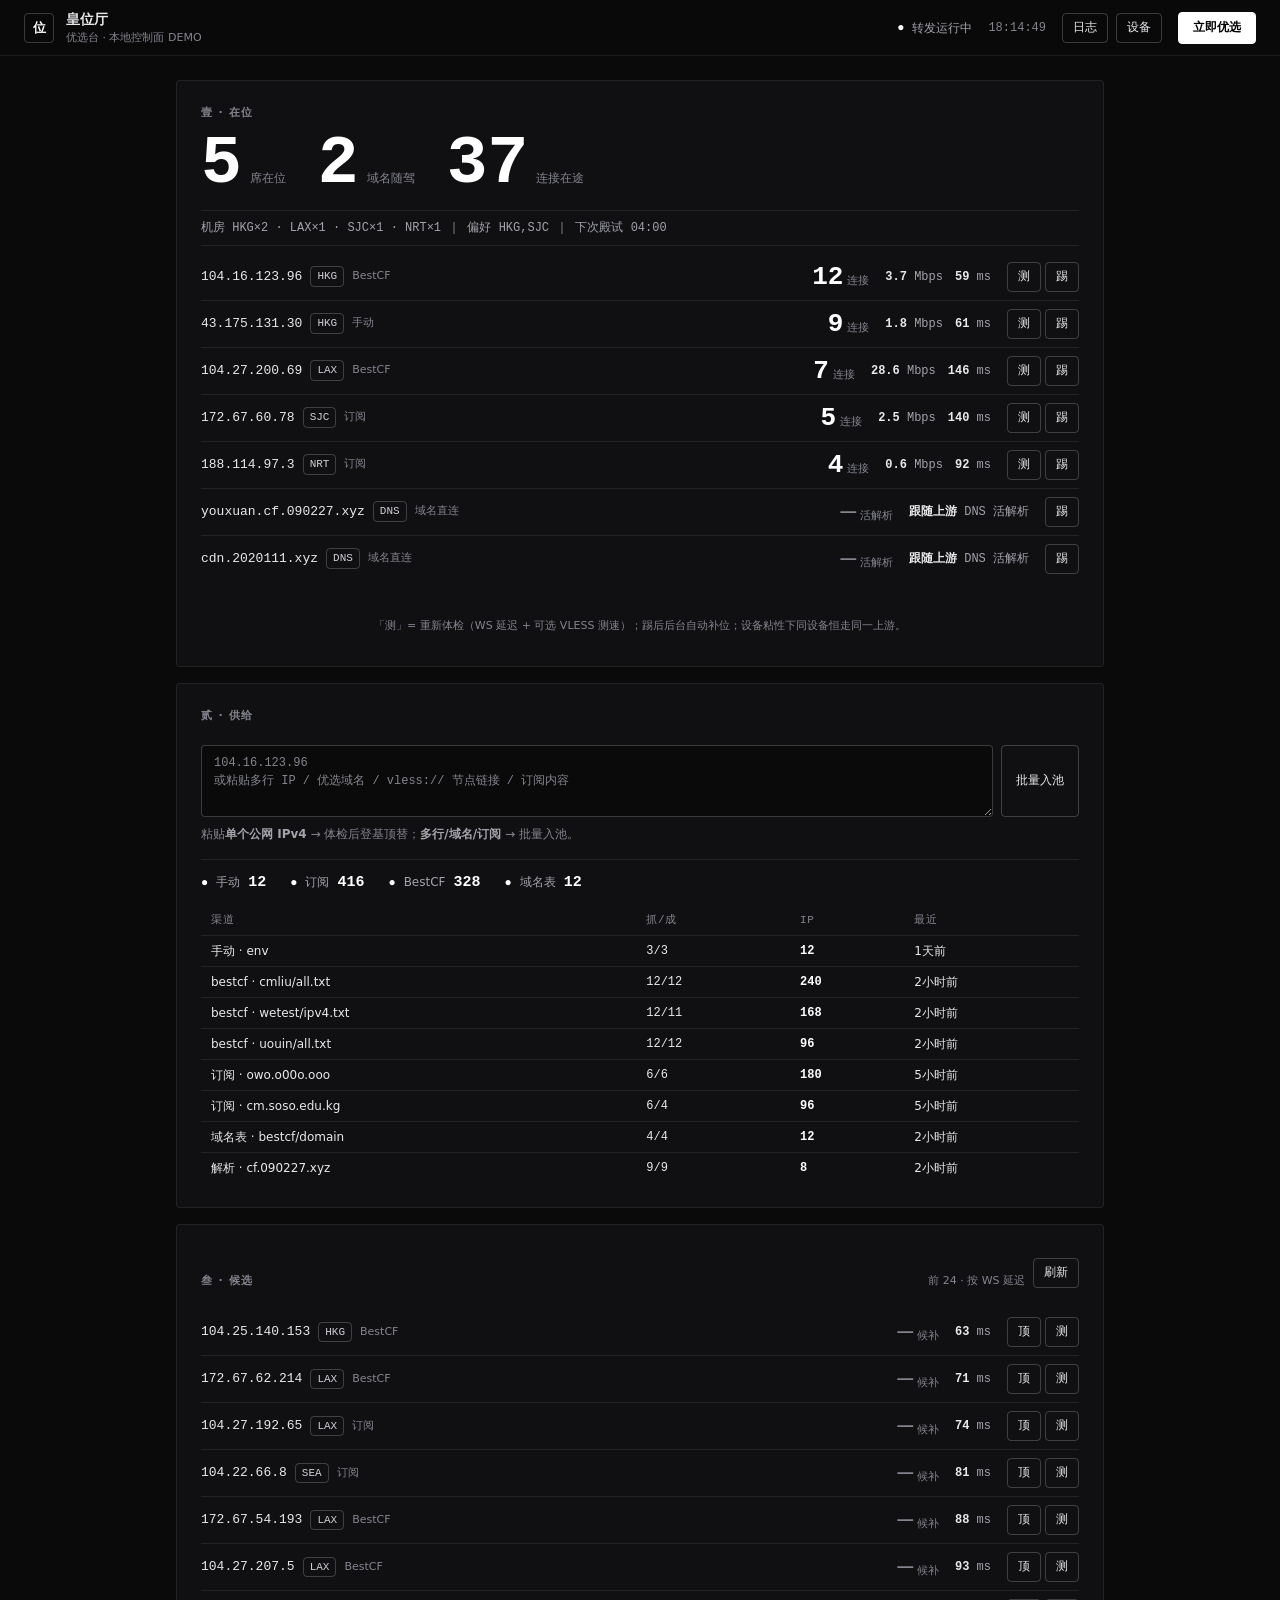
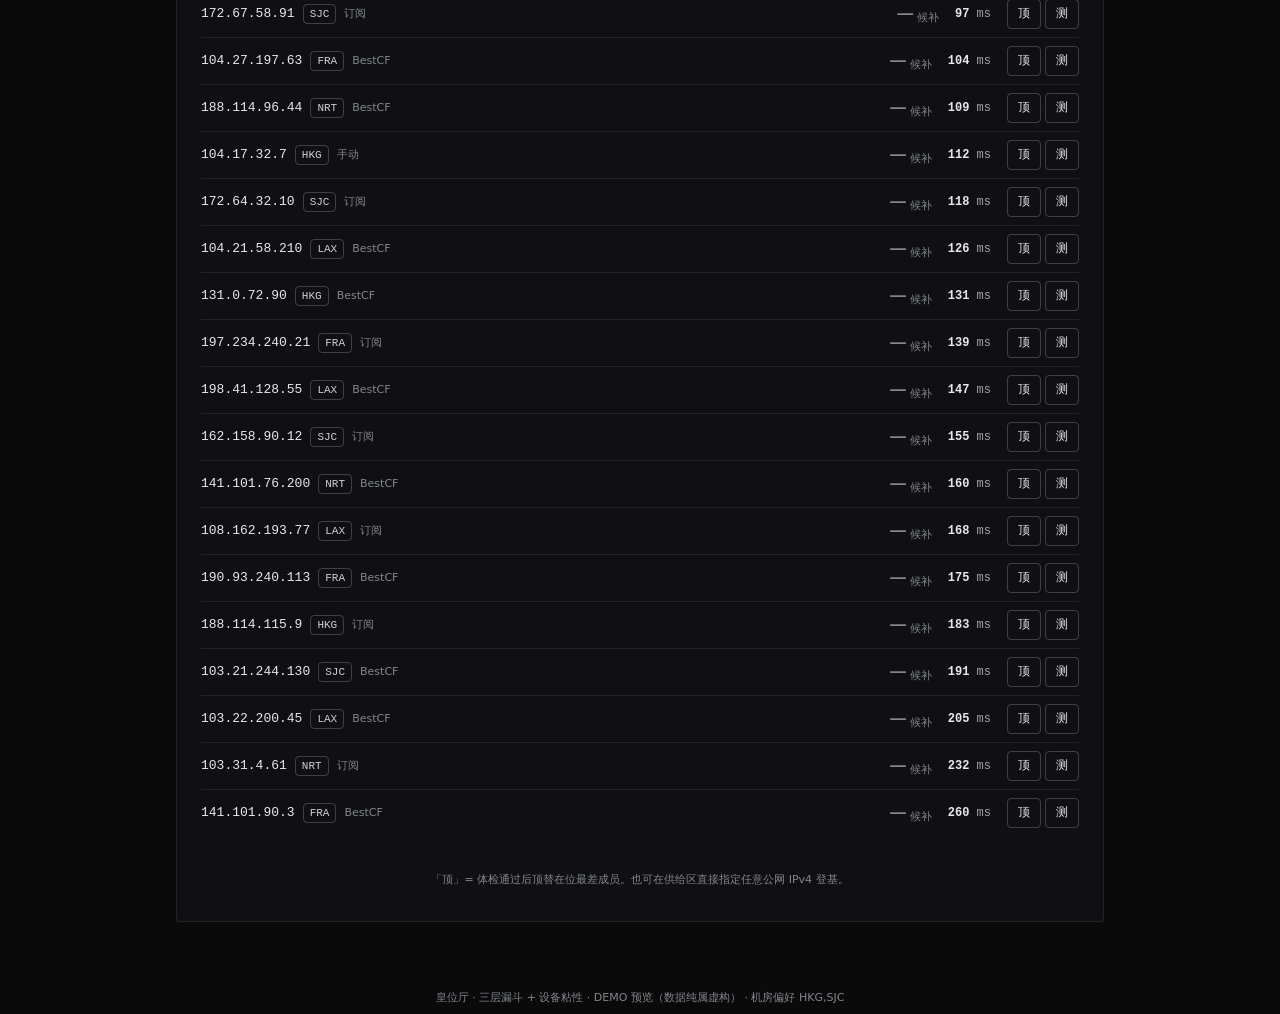
<file: docs/ui-demo/index.html>
<!doctype html>
<html lang="zh-CN">
<head>
<meta charset="utf-8">
<meta name="viewport" content="width=device-width, initial-scale=1">
<meta name="color-scheme" content="dark">
<title>皇位厅 · 优选台 DEMO</title>
<link rel="icon" href="data:,">
<style>
/* 御前黑白灰终端：除数据外无一处色彩。唯一响亮之物 = 在位行里呼吸的等宽连接数。 */
:root {
  color-scheme: dark;
  --bg: #0a0a0b;
  --surface: #101013;
  --surface-2: #16171b;
  --line: rgb(255 255 255 / .08);
  --line-strong: rgb(255 255 255 / .2);
  --text: #e9e9ec;
  --text-2: #a2a3ab;
  --text-3: #84858e;   /* 元标签/注脚下限：#101013 底上约 5:1，守 4.5 地板 */
  --bright: #fff;
  --radius: 4px;
  --font-mono: "Cascadia Code", "Cascadia Mono", Consolas, "SFMono-Regular", monospace;
  --font-sans: "Segoe UI", "Microsoft YaHei UI", system-ui, sans-serif;
  --s1: 4px; --s2: 8px; --s3: 12px; --s4: 16px; --s5: 24px; --s6: 32px;
  --ease: cubic-bezier(.2, 0, 0, 1);
  --t-fast: 120ms;
}
* { box-sizing: border-box; }
html { background: var(--bg); }
body {
  margin: 0; min-height: 100vh; color: var(--text);
  background: var(--bg);
  font-family: var(--font-sans); font-size: 13px; line-height: 1.5;
}
button, input, select, textarea { font: inherit; color: inherit; }
button { cursor: pointer; }
button:focus-visible, a:focus-visible, input:focus-visible, select:focus-visible, textarea:focus-visible {
  outline: 2px solid var(--bright); outline-offset: 2px;
}
::selection { background: var(--bright); color: #000; }
.mono { font-family: var(--font-mono); font-variant-numeric: tabular-nums; }

/* ---------- 顶栏 ---------- */
.topbar {
  position: sticky; top: 0; z-index: 10;
  display: flex; align-items: center; gap: var(--s4);
  min-height: 56px; padding: var(--s2) var(--s5);
  border-bottom: 1px solid var(--line);
  background: rgb(10 10 11 / .94);
}
.brand { display: flex; align-items: center; gap: var(--s3); margin-right: auto; min-width: 0; }
.brand-glyph {
  display: grid; place-items: center; flex: none;
  width: 30px; height: 30px; border: 1px solid var(--line-strong); border-radius: var(--radius);
  font: 700 13px var(--font-mono); color: var(--bright);
}
.brand strong { display: block; font-size: 14px; font-weight: 700; }
.brand small { display: block; color: var(--text-3); font-size: 11px; }
.top-status { display: flex; align-items: center; gap: var(--s2); font-size: 12px; color: var(--text-2); white-space: nowrap; }
.st { font-family: var(--font-mono); }
.st.ok { color: var(--bright); }
.st.idle { color: var(--text-3); }
.clock { font-family: var(--font-mono); color: var(--text-3); font-size: 12px; }

/* ---------- 按钮 ---------- */
.btn {
  border: 1px solid var(--line-strong); border-radius: var(--radius);
  background: transparent; color: var(--text);
  font-family: var(--font-mono); font-size: 12px;
  padding: 6px 14px; white-space: nowrap;
  transition: background var(--t-fast) var(--ease), color var(--t-fast) var(--ease);
}
.btn:hover { background: var(--bright); color: #000; border-color: var(--bright); }
.btn:disabled { opacity: .45; cursor: wait; }
.btn.primary { background: var(--bright); color: #000; border-color: var(--bright); font-weight: 700; }
.btn.primary:hover { background: transparent; color: var(--bright); }
.btn.mini { padding: 5px 10px; font-size: 12px; min-width: 32px; min-height: 30px; }
.rowbtn { display: flex; gap: var(--s1); }

/* ---------- 舞台 ---------- */
.stage { width: min(960px, 100%); margin: 0 auto; padding: var(--s5) var(--s4) var(--s6); display: grid; gap: var(--s4); }
.card {
  background: var(--surface); border: 1px solid var(--line); border-radius: var(--radius);
  padding: var(--s5);
}
.overline {
  margin: 0 0 var(--s2); color: var(--text-3);
  font-size: 11px; font-weight: 700; letter-spacing: .12em;
}
.head-row { display: flex; align-items: flex-end; justify-content: space-between; gap: var(--s3); margin-bottom: var(--s3); }
.head-row .actions { display: flex; gap: var(--s2); align-items: center; }

/* ---------- 御座：巨号数字摘要 ---------- */
.tally { display: flex; gap: var(--s6); margin: var(--s2) 0 var(--s3); flex-wrap: wrap; }
.tally .n {
  font-family: var(--font-mono); font-variant-numeric: tabular-nums;
  font-size: clamp(44px, 7vw, 68px); font-weight: 700; line-height: 1; color: var(--bright);
}
.tally .u { font-size: 12px; color: var(--text-3); margin-top: var(--s1); }
.tally > div { display: flex; align-items: baseline; gap: var(--s2); }
.cololine {
  display: flex; flex-wrap: wrap; gap: var(--s2) var(--s4);
  font-size: 12px; color: var(--text-2);
  border-top: 1px solid var(--line); border-bottom: 1px solid var(--line);
  padding: var(--s2) 0; margin-bottom: var(--s2);
}
.cololine b { color: var(--text); font-weight: 700; }

/* ---------- 在位行 ---------- */
.ip-row {
  display: grid; grid-template-columns: minmax(170px, 1.5fr) auto auto auto;
  gap: var(--s2) var(--s4); align-items: center;
  padding: var(--s2) 0; border-bottom: 1px solid var(--line);
}
.ip-row:last-child { border-bottom: 0; }
.ip-main { display: flex; align-items: center; gap: var(--s2); min-width: 0; flex-wrap: wrap; }
.ip-addr { font-family: var(--font-mono); font-size: 13px; color: var(--text); }
.chip {
  font-family: var(--font-mono); font-size: 11px; color: var(--bright-dim, #cfcfd6);
  color: #cfcfd6; border: 1px solid var(--line-strong); border-radius: var(--radius);
  padding: 1px 6px; white-space: nowrap;
}
.src { font-size: 11px; color: var(--text-3); white-space: nowrap; }
.ip-conn { display: flex; align-items: baseline; gap: var(--s1); min-width: 86px; justify-content: flex-end; }
.ip-conn .n {
  font-family: var(--font-mono); font-variant-numeric: tabular-nums;
  font-size: 26px; font-weight: 700; line-height: 1;
}
.ip-conn.live .n { color: var(--bright); animation: breathe 3.2s ease-in-out infinite; }
.ip-conn.quiet .n { color: var(--text-3); font-weight: 400; }
.ip-conn .u { font-size: 11px; color: var(--text-3); }
@keyframes breathe { 0%, 100% { opacity: 1; } 50% { opacity: .45; } }
.ip-score { display: flex; gap: var(--s3); justify-content: flex-end; }
.score-item { font-family: var(--font-mono); font-size: 12px; color: var(--text-2); white-space: nowrap; }
.score-item b { color: var(--text); font-weight: 700; }
.foot { margin: var(--s3) 0 0; font-size: 12px; color: var(--text-3); }

/* ---------- 供给 ---------- */
.supply-row { display: grid; grid-template-columns: 1fr auto; gap: var(--s2); align-items: stretch; }
textarea {
  width: 100%; min-height: 68px; resize: vertical;
  background: var(--bg); border: 1px solid var(--line-strong); border-radius: var(--radius);
  font-family: var(--font-mono); font-size: 12px; color: var(--text);
  padding: var(--s2) var(--s3);
}
textarea::placeholder { color: var(--text-3); }
.hintline { margin: var(--s2) 0 0; font-size: 12px; color: var(--text-3); }
.hintline b { color: var(--text-2); }
.beacons { display: flex; flex-wrap: wrap; gap: var(--s2) var(--s5); margin-top: var(--s4); padding-top: var(--s3); border-top: 1px solid var(--line); }
.beacon { display: flex; align-items: baseline; gap: var(--s2); font-size: 12px; color: var(--text-2); }
.beacon b { font-family: var(--font-mono); font-size: 15px; color: var(--bright); font-weight: 700; }

/* ---------- 健康小表 / 设备表 ---------- */
.table-wrap { overflow-x: auto; margin-top: var(--s3); }
table { width: 100%; border-collapse: collapse; font-size: 12px; }
th, td { text-align: left; padding: 6px 10px; border-bottom: 1px solid var(--line); white-space: nowrap; }
th { color: var(--text-3); font-weight: 400; font-size: 11px; letter-spacing: .06em; }
td.mono, th.mono { font-family: var(--font-mono); font-variant-numeric: tabular-nums; }
td.hl { color: var(--bright); font-weight: 700; }
tr:last-child td { border-bottom: 0; }

/* ---------- 日志终端 ---------- */
.term {
  margin: var(--s2) 0 0; padding: var(--s3);
  background: var(--bg); border: 1px solid var(--line); border-radius: var(--radius);
  font-family: var(--font-mono); font-size: 12px; line-height: 1.65; color: var(--text-2);
  max-height: 300px; overflow: auto; white-space: pre-wrap; word-break: break-all;
}
.term .k { color: var(--bright); }
.log-toolbar { display: flex; gap: var(--s2); align-items: center; flex-wrap: wrap; }
select, input[type="search"] {
  background: var(--bg); border: 1px solid var(--line-strong); border-radius: var(--radius);
  padding: 5px 10px; font-size: 12px;
}
.toggle { display: flex; align-items: center; gap: var(--s1); font-size: 12px; color: var(--text-2); }
.toggle input { accent-color: #fff; }

/* ---------- 抽屉 / 页脚 / toast ---------- */
.drawerbar { display: flex; gap: var(--s2); }
[hidden] { display: none !important; }
.foot { text-align: center; color: var(--text-3); font-size: 11px; padding: var(--s5) 0 var(--s2); }
.toast {
  position: fixed; left: 50%; bottom: 28px; transform: translateX(-50%) translateY(8px);
  background: var(--surface-2); border: 1px solid var(--line-strong); border-radius: var(--radius);
  color: var(--text); font-family: var(--font-mono); font-size: 12px;
  padding: 8px 16px; max-width: min(90vw, 640px);
  opacity: 0; pointer-events: none; transition: opacity var(--t-fast) var(--ease), transform var(--t-fast) var(--ease);
  z-index: 50;
}
.toast.show { opacity: 1; transform: translateX(-50%) translateY(0); }

@media (max-width: 560px) {
  .topbar { padding: var(--s2) var(--s3); gap: var(--s2) var(--s3); }
  .brand small { display: none; }   /* 窄屏藏副题，防碎字 */
  .clock { display: none; }
  /* 窄屏顶栏两行网格：品牌+主按钮居上，状态+抽屉居下 */
  .topbar { display: grid; grid-template-columns: 1fr auto; row-gap: var(--s2); }
  .brand { grid-column: 1; grid-row: 1; }
  #optimizeBtn { grid-column: 2; grid-row: 1; }
  .top-status { grid-column: 1; grid-row: 2; }
  .drawerbar { grid-column: 2; grid-row: 2; justify-self: end; }
  .stage { padding: var(--s3) var(--s3) var(--s5); }
  .card { padding: var(--s4); }
  .ip-row { grid-template-columns: 1fr; gap: var(--s1); padding: var(--s3) 0; }
  .ip-conn, .ip-score { justify-content: flex-start; }
  .rowbtn .btn { padding: 8px 16px; }   /* 拇指区：行内动作触击面提到 ~36px */
  .supply-row { grid-template-columns: 1fr; }
  .supply-row .btn { justify-self: end; }
}
@media (prefers-reduced-motion: reduce) {
  .ip-conn.live .n { animation: none; }
  .toast { transition: none; }
}
</style>
</head>
<body>

<header class="topbar">
  <div class="brand">
    <span class="brand-glyph" aria-hidden="true">位</span>
    <div><strong>皇位厅</strong><small>优选台 · 本地控制面 DEMO</small></div>
  </div>
  <div class="top-status"><span class="st ok">●</span><span>转发运行中</span></div>
  <span class="clock mono" id="clock">--:--:--</span>
  <div class="drawerbar">
    <button class="btn mini" id="logToggle" type="button">日志</button>
    <button class="btn mini" id="lanToggle" type="button">设备</button>
  </div>
  <button class="btn primary" id="optimizeBtn" type="button"><span id="optimizeLabel">立即优选</span></button>
</header>

<main class="stage">

  <!-- 壹 · 在位 -->
  <section class="card" aria-label="在位">
    <p class="overline">壹 · 在位</p>
    <div class="tally" aria-live="polite">
      <div><span class="n mono" id="tallyPool">5</span><span class="u">席在位</span></div>
      <div><span class="n mono" id="tallyDom">2</span><span class="u">域名随驾</span></div>
      <div><span class="n mono" id="tallyConn">37</span><span class="u">连接在途</span></div>
    </div>
    <div class="cololine mono" id="coloLine"></div>
    <div id="throneRows"></div>
    <p class="foot">「测」= 重新体检（WS 延迟 + 可选 VLESS 测速）；踢后后台自动补位；设备粘性下同设备恒走同一上游。</p>
  </section>

  <!-- 贰 · 供给 -->
  <section class="card" aria-label="供给">
    <div class="head-row">
      <p class="overline">贰 · 供给</p>
    </div>
    <div class="supply-row">
      <textarea id="supplyInput" rows="3" placeholder="104.16.123.96&#10;或粘贴多行 IP / 优选域名 / vless:// 节点链接 / 订阅内容"></textarea>
      <button class="btn" id="supplyBtn" type="button">批量入池</button>
    </div>
    <p class="hintline" id="supplyHint">粘贴<b>单个公网 IPv4</b> → 体检后登基顶替；<b>多行/域名/订阅</b> → 批量入池。</p>
    <div class="beacons" id="beacons"></div>
    <div class="table-wrap"><table aria-label="渠道健康">
      <thead><tr><th>渠道</th><th class="mono">抓/成</th><th class="mono">IP</th><th>最近</th></tr></thead>
      <tbody id="healthBody"></tbody>
    </table></div>
  </section>

  <!-- 叁 · 候选 -->
  <section class="card" aria-label="候选">
    <div class="head-row">
      <p class="overline">叁 · 候选</p>
      <div class="actions"><span class="foot" style="margin:0">前 24 · 按 WS 延迟</span><button class="btn mini" id="benchRefresh" type="button">刷新</button></div>
    </div>
    <div id="benchRows"></div>
    <p class="foot">「顶」= 体检通过后顶替在位最差成员。也可在供给区直接指定任意公网 IPv4 登基。</p>
  </section>

  <!-- 肆 · 日志（抽屉） -->
  <section class="card" id="drawerLog" aria-label="日志" hidden>
    <p class="overline">肆 · 日志</p>
    <div class="log-toolbar">
      <select aria-label="日志进程"><option>CFnat</option><option>CFdata</option></select>
      <input id="logQuery" type="search" placeholder="筛选" aria-label="筛选日志">
      <label class="toggle"><input type="checkbox" checked>跟随</label>
      <button class="btn mini" id="logCopy" type="button">复制</button>
    </div>
    <pre class="term" id="logBox" role="log"></pre>
  </section>

  <!-- 伍 · 设备（抽屉） -->
  <section class="card" id="drawerLan" aria-label="设备名册" hidden>
    <p class="overline">伍 · 设备名册</p>
    <div class="table-wrap"><table>
      <thead><tr><th>局域网设备</th><th class="mono">连接</th><th>TCP 状态</th></tr></thead>
      <tbody id="lanBody"></tbody>
    </table></div>
    <p class="foot">cfnat 是四层哑管道：TLS 加密后读不到 UA/Host，设备识别以局域网 IP 为准。</p>
  </section>

</main>

<footer class="foot">皇位厅 · 三层漏斗 + 设备粘性 · DEMO 预览（数据纯属虚构） · 机房偏好 HKG,SJC</footer>
<div class="toast" id="toast" role="status" aria-live="polite"></div>

<script>
"use strict";
/* mock 数据按真 API 形状伪造（proxy-candidates / upstreams / connections / status.sources）。 */
const POOL = [
  { ip: "104.16.123.96",  colo: "HKG", src: "BestCF", mbps: 3.7,  ms: 59,  conn: 12 },
  { ip: "43.175.131.30",  colo: "HKG", src: "手动",   mbps: 1.8,  ms: 61,  conn: 9 },
  { ip: "104.27.200.69",  colo: "LAX", src: "BestCF", mbps: 28.6, ms: 146, conn: 7 },
  { ip: "172.67.60.78",   colo: "SJC", src: "订阅",   mbps: 2.5,  ms: 140, conn: 5 },
  { ip: "188.114.97.3",   colo: "NRT", src: "订阅",   mbps: 0.6,  ms: 92,  conn: 4 },
];
const DOMAINS = ["youxuan.cf.090227.xyz", "cdn.2020111.xyz"];
const BENCH = [
  ["104.25.140.153","HKG","BestCF",63],["172.67.62.214","LAX","BestCF",71],
  ["104.27.192.65","LAX","订阅",74],["104.22.66.8","SEA","订阅",81],
  ["172.67.54.193","LAX","BestCF",88],["104.27.207.5","LAX","BestCF",93],
  ["172.67.58.91","SJC","订阅",97],["104.27.197.63","FRA","BestCF",104],
  ["188.114.96.44","NRT","BestCF",109],["104.17.32.7","HKG","手动",112],
  ["172.64.32.10","SJC","订阅",118],["104.21.58.210","LAX","BestCF",126],
  ["131.0.72.90","HKG","BestCF",131],["197.234.240.21","FRA","订阅",139],
  ["198.41.128.55","LAX","BestCF",147],["162.158.90.12","SJC","订阅",155],
  ["141.101.76.200","NRT","BestCF",160],["108.162.193.77","LAX","订阅",168],
  ["190.93.240.113","FRA","BestCF",175],["188.114.115.9","HKG","订阅",183],
  ["103.21.244.130","SJC","BestCF",191],["103.22.200.45","LAX","BestCF",205],
  ["103.31.4.61","NRT","订阅",232],["141.101.90.3","FRA","BestCF",260],
];
const HEALTH = [
  ["手动 · env", "3/3", "12", "1天前"],
  ["bestcf · cmliu/all.txt", "12/12", "240", "2小时前"],
  ["bestcf · wetest/ipv4.txt", "12/11", "168", "2小时前"],
  ["bestcf · uouin/all.txt", "12/12", "96", "2小时前"],
  ["订阅 · owo.o00o.ooo", "6/6", "180", "5小时前"],
  ["订阅 · cm.soso.edu.kg", "6/4", "96", "5小时前"],
  ["域名表 · bestcf/domain", "4/4", "12", "2小时前"],
  ["解析 · cf.090227.xyz", "9/9", "8", "2小时前"],
];
const LAN = [
  ["192.168.1.11", 14, "ESTABLISHED ×12 · TIME_WAIT ×2"],
  ["192.168.1.20", 9, "ESTABLISHED ×9"],
  ["192.168.1.7", 8, "ESTABLISHED ×6 · TIME_WAIT ×2"],
  ["192.168.1.33", 6, "ESTABLISHED ×6"],
];
const LOGS = [
  "[16:52:03] tier3 prescreen: 841 candidates -> 60 shortlist (rtt<=5000ms)",
  "[16:52:28] WS screening: 58/60 pass, best 59ms",
  "[16:52:41] VLESS final: 7 pass, top 28.6 Mbps (LAX)",
  "[16:52:41] proxy candidate cache refreshed: 328 IPv4",
  "[16:52:41] 已踢掉 172.64.12.90，剩 4 个 IP 在位，后台补位中",
  "[16:53:02] kick refill: +1 IPs -> pool 5 IPs",
  "[16:55:20] pool switch blocked: active pool healthy, keep working IPs",
  "[16:57:15] subscription sweep: 2 maintainers ok, 180 new IPs verified",
  "[17:01:44] proxy active pool reverified: 5 IPs",
  "[17:05:00] 测速 0.6 Mbps 低于参考值 3 Mbps（软门槛，仅影响排序）",
];
const $ = (id) => document.getElementById(id);
const el = (tag, cls, text) => { const e = document.createElement(tag); if (cls) e.className = cls; if (text != null) e.textContent = text; return e; };
let toastTimer = 0;
function toast(msg) {
  const t = $("toast"); t.textContent = msg; t.classList.add("show");
  clearTimeout(toastTimer); toastTimer = setTimeout(() => t.classList.remove("show"), 2600);
}
function rowBtn(text, title, run) {
  const b = el("button", "btn mini", text); b.type = "button"; b.title = title;
  b.addEventListener("click", () => run(b)); return b;
}
/* ---------- 在位行 ---------- */
function buildThroneRow(m) {
  const row = el("div", "ip-row");
  const main = el("div", "ip-main");
  main.append(el("span", "ip-addr mono", m.ip), el("span", "chip mono", m.colo), el("span", "src", m.src));
  const conn = el("div", m.conn > 0 ? "ip-conn live" : "ip-conn quiet");
  const n = el("span", "n", String(m.conn)); n.dataset.conn = "1";
  conn.append(n, el("span", "u", "连接"));
  const score = el("div", "ip-score");
  const s1 = el("span", "score-item"); s1.append(el("b", null, m.mbps.toFixed(1)), document.createTextNode(" Mbps"));
  const s2 = el("span", "score-item"); s2.append(el("b", null, String(m.ms)), document.createTextNode(" ms"));
  score.append(s1, s2);
  const act = el("div", "rowbtn");
  act.append(rowBtn("测", "重新体检（WS 延迟 + 可选 VLESS 测速）", () => toast(`${m.ip} 延迟 ${m.ms} ms · 测速 ${m.mbps.toFixed(1)} Mbps`)));
  act.append(rowBtn("踢", "踢出在位并立即生效，后台自动补位", () => toast(`已踢掉 ${m.ip}，后台补位中（演示）`)));
  row.append(main, conn, score, act);
  return row;
}
function renderThrone() {
  const box = $("throneRows"); box.replaceChildren();
  const frag = document.createDocumentFragment();
  for (const m of POOL) frag.append(buildThroneRow(m));
  for (const d of DOMAINS) {
    const row = el("div", "ip-row");
    const main = el("div", "ip-main");
    main.append(el("span", "ip-addr mono", d), el("span", "chip mono", "DNS"), el("span", "src", "域名直连"));
    const conn = el("div", "ip-conn quiet");
    conn.append(el("span", "n", "—"), el("span", "u", "活解析"));
    const score = el("div", "ip-score");
    const s = el("span", "score-item"); s.append(el("b", null, "跟随上游"), document.createTextNode(" DNS 活解析"));
    score.append(s);
    const act = el("div", "rowbtn");
    act.append(rowBtn("踢", "把该域名踢出转发池", () => toast(`已踢掉 ${d}（演示）`)));
    row.append(main, conn, score, act);
    frag.append(row);
  }
  box.append(frag);
  const total = POOL.reduce((s, m) => s + m.conn, 0);
  $("tallyPool").textContent = POOL.length;
  $("tallyDom").textContent = DOMAINS.length;
  $("tallyConn").textContent = total;
  const dist = {};
  for (const m of POOL) dist[m.colo] = (dist[m.colo] || 0) + 1;
  $("coloLine").textContent = "机房 " + Object.entries(dist).map(([k, v]) => `${k}×${v}`).join(" · ")
    + " ｜ 偏好 HKG,SJC ｜ 下次殿试 04:00";
}
/* ---------- 候选榜 ---------- */
function renderBench() {
  const box = $("benchRows"); box.replaceChildren();
  const frag = document.createDocumentFragment();
  for (const [ip, colo, src, ms] of BENCH) {
    const row = el("div", "ip-row");
    const main = el("div", "ip-main");
    main.append(el("span", "ip-addr mono", ip), el("span", "chip mono", colo), el("span", "src", src));
    const conn = el("div", "ip-conn quiet");
    conn.append(el("span", "n", "—"), el("span", "u", "候补"));
    const score = el("div", "ip-score");
    const s = el("span", "score-item"); s.append(el("b", null, String(ms)), document.createTextNode(" ms"));
    score.append(s);
    const act = el("div", "rowbtn");
    act.append(rowBtn("顶", "体检通过后顶替在位最差成员", () => toast(`${ip} 体检通过，已顶替登基（演示）`)));
    act.append(rowBtn("测", "测 WS 延迟 + 可选 VLESS 测速", () => toast(`${ip} 延迟 ${ms} ms（演示）`)));
    row.append(main, conn, score, act);
    frag.append(row);
  }
  box.append(frag);
}
/* ---------- 供给区 ---------- */
function renderHealth() {
  const beacons = [["手动", 12], ["订阅", 416], ["BestCF", 328], ["域名表", 12]];
  const box = $("beacons"); box.replaceChildren();
  for (const [label, n] of beacons) {
    const b = el("span", "beacon");
    b.append(el("span", "st ok", "●"), el("span", null, label + " "), el("b", "mono", String(n)));
    box.append(b);
  }
  const hb = $("healthBody"); hb.replaceChildren();
  for (const [src, ratio, ips, ago] of HEALTH) {
    const tr = document.createElement("tr");
    tr.append(el("td", null, src));
    tr.append(el("td", "mono", ratio), el("td", "mono hl", ips), el("td", null, ago));
    hb.append(tr);
  }
}
/* ---------- 日志 / 设备 ---------- */
function renderLogs() {
  $("logBox").textContent = LOGS.join("\n");
  const lb = $("lanBody"); lb.replaceChildren();
  for (const [ip, n, states] of LAN) {
    const tr = document.createElement("tr");
    tr.append(el("td", "mono", ip), el("td", "mono hl", String(n)), el("td", null, states));
    lb.append(tr);
  }
}
/* ---------- 交互 ---------- */
function toggle(id) { const s = $(id); s.hidden = !s.hidden; }
$("logToggle").addEventListener("click", () => toggle("drawerLog"));
$("lanToggle").addEventListener("click", () => toggle("drawerLan"));
$("optimizeBtn").addEventListener("click", (e) => {
  const b = e.currentTarget; b.disabled = true; $("optimizeLabel").textContent = "殿试中…";
  toast("全量终审：初筛 → WS 初考 → VLESS 殿试（演示）");
  setTimeout(() => { b.disabled = false; $("optimizeLabel").textContent = "立即优选"; toast("优选完成，5 个 IP 在位（演示）"); }, 1100);
});
$("benchRefresh").addEventListener("click", () => { renderBench(); toast("候选榜已刷新（演示）"); });
$("supplyBtn").addEventListener("click", () => {
  const v = $("supplyInput").value.trim();
  if (!v) { $("supplyInput").focus(); toast("先粘贴 IP、域名或订阅内容"); return; }
  toast(/^\d{1,3}(\.\d{1,3}){3}$/.test(v) ? `${v} 体检通过，已登基顶替（演示）` : `批量入池：已收录，考试通过即登基（演示）`);
  $("supplyInput").value = ""; updateSupplyHint();
});
function updateSupplyHint() {
  const v = $("supplyInput").value.trim();
  const single = /^\d{1,3}(\.\d{1,3}){3}$/.test(v);
  $("supplyBtn").textContent = v === "" ? "批量入池" : (single ? "登基顶替" : "批量入池");
}
$("supplyInput").addEventListener("input", updateSupplyHint);
$("logCopy").addEventListener("click", () => toast("日志已复制（演示）"));
$("logQuery").addEventListener("input", (e) => {
  const q = e.target.value.trim().toLowerCase();
  const lines = q ? LOGS.filter((l) => l.toLowerCase().includes(q)) : LOGS;
  $("logBox").textContent = lines.length ? lines.join("\n") : "暂无日志";
});
/* 连接数呼吸：每 2.8s 轻微抖动，渲染动作只改数字 */
setInterval(() => {
  for (const m of POOL) m.conn = Math.max(0, m.conn + (Math.random() < 0.5 ? -1 : 1));
  document.querySelectorAll("#throneRows [data-conn]").forEach((n, i) => {
    if (POOL[i]) n.textContent = POOL[i].conn;
  });
  $("tallyConn").textContent = POOL.reduce((s, m) => s + m.conn, 0);
}, 2800);
/* 时钟 */
function tick() {
  const d = new Date();
  $("clock").textContent = [d.getHours(), d.getMinutes(), d.getSeconds()].map((x) => String(x).padStart(2, "0")).join(":");
}
tick(); setInterval(tick, 1000);
renderThrone(); renderBench(); renderHealth(); renderLogs(); updateSupplyHint();
</script>
</body>
</html>
</file>
